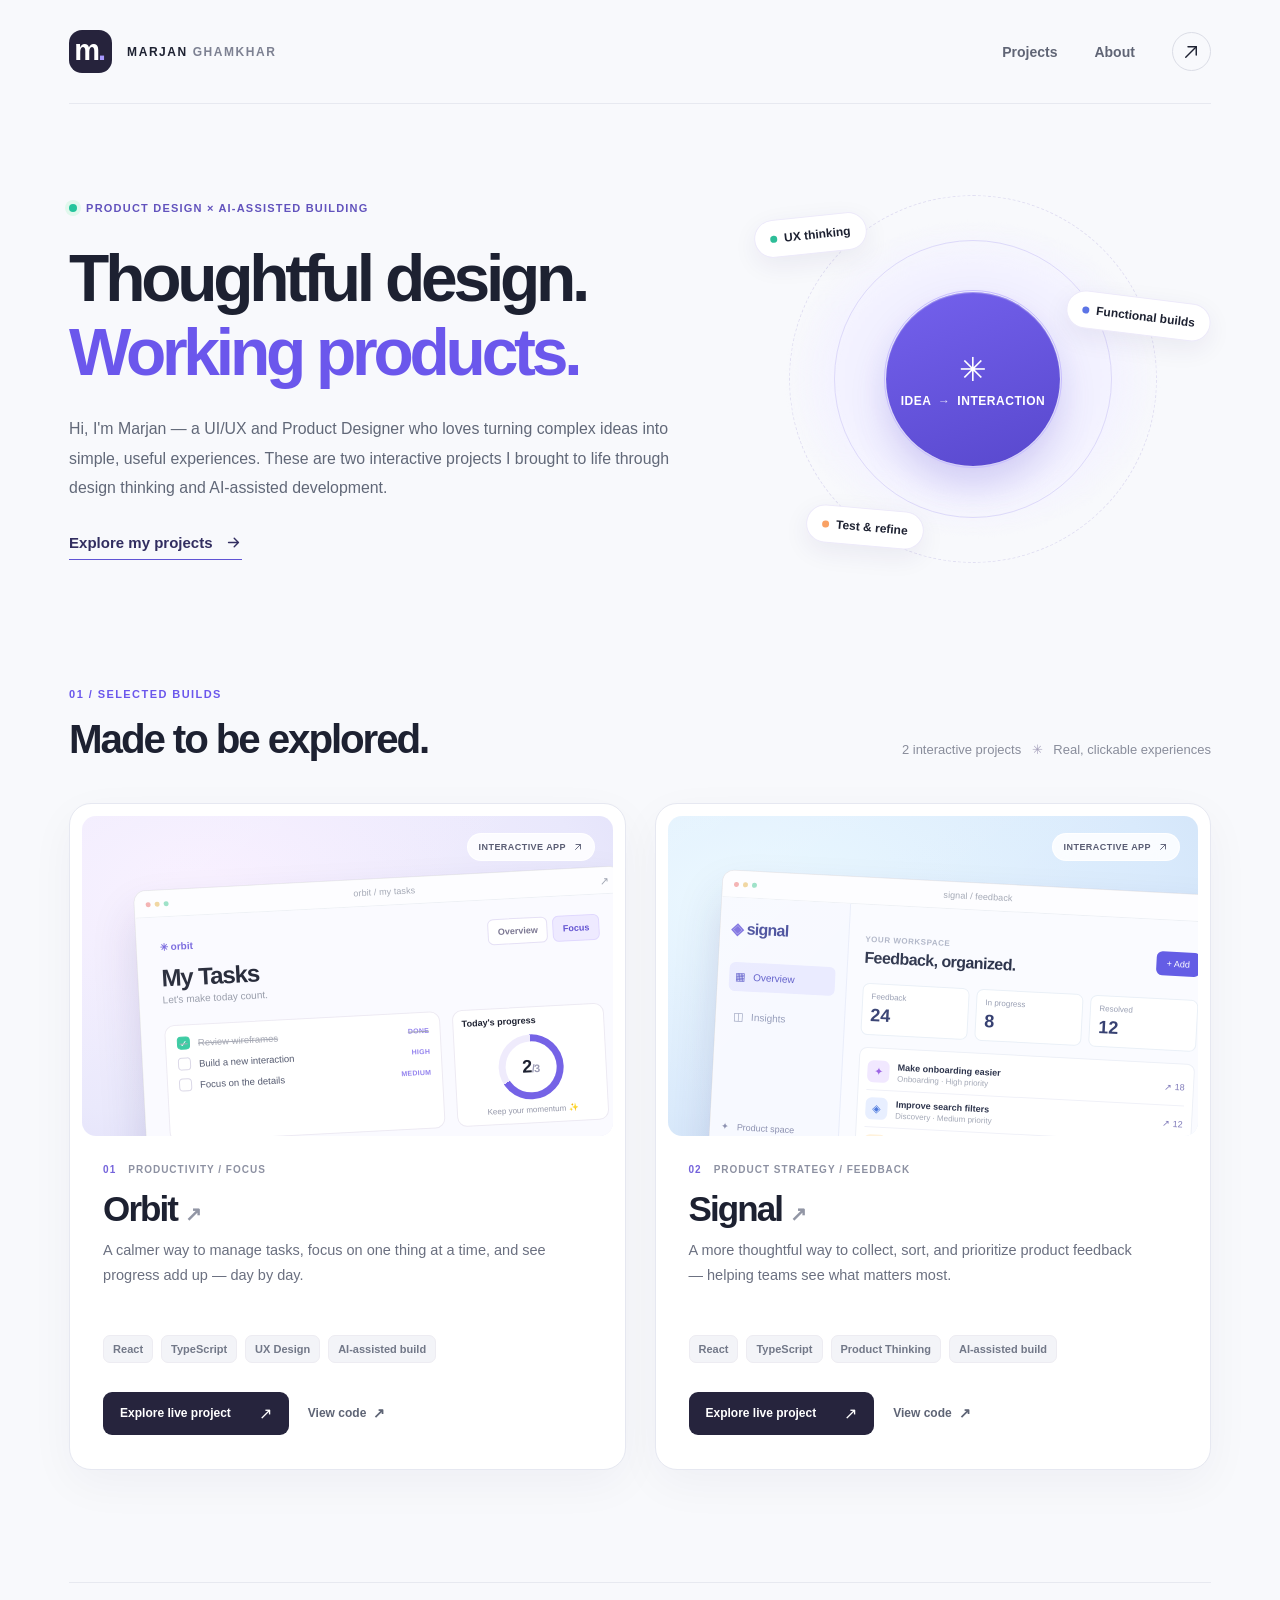
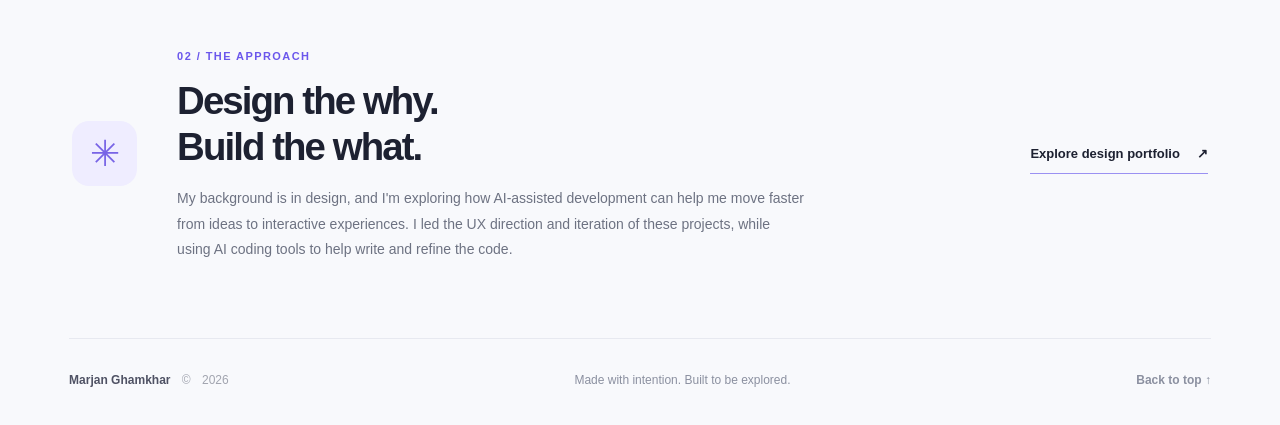
<file: index.html>
<!doctype html>
<html lang="en">
<head>
  <meta charset="UTF-8" />
  <meta name="viewport" content="width=device-width, initial-scale=1.0" />
  <meta name="theme-color" content="#f8f9fc" />
  <meta name="description" content="Two interactive products by Marjan Ghamkhar: Orbit, a focus and productivity app, and Signal, a feedback prioritizer. Product design meets AI-assisted development." />
  <meta property="og:type" content="website" />
  <meta property="og:title" content="Marjan Ghamkhar — Selected Builds" />
  <meta property="og:description" content="Thoughtful design. Working products. Explore Orbit and Signal." />
  <title>Marjan Ghamkhar — Selected Builds</title>
  <link rel="icon" type="image/svg+xml" href="./favicon.svg" />
  <link rel="stylesheet" href="./styles.css" />
  <script src="./script.js" defer></script>
</head>
<body>
  <div class="site-shell">
    <a class="skip-link" href="#projects">Skip to projects</a>
    <header class="topbar" aria-label="Site navigation">
      <a href="#top" class="brand" aria-label="Marjan Ghamkhar, go to top">
        <span class="brand__mark">m<span>.</span></span>
        <span class="brand__name">MARJAN <span>GHAMKHAR</span></span>
      </a>
      <nav class="topnav" aria-label="Main navigation">
        <a class="topnav__link" href="#projects">Projects</a>
        <a class="topnav__link" href="#about">About</a>
        <a class="topnav__github" href="https://github.com/marjanghamkhar" target="_blank" rel="noopener noreferrer" aria-label="View Marjan's GitHub profile (opens in a new tab)">
          <svg viewBox="0 0 24 24" fill="none" stroke="currentColor" stroke-width="1.9" stroke-linecap="round" stroke-linejoin="round" aria-hidden="true"><path d="M8 5H19V16"/><path d="M19 5L5 19"/></svg>
        </a>
      </nav>
    </header>

    <main id="top">
      <section class="hero" aria-labelledby="hero-heading">
        <div class="hero__copy">
          <div class="eyebrow"><span class="eyebrow__dot"></span> PRODUCT DESIGN × AI-ASSISTED BUILDING</div>
          <h1 id="hero-heading">Thoughtful design.<br/><span>Working products.</span></h1>
          <p class="hero__description">Hi, I'm Marjan — a UI/UX and Product Designer who loves turning complex ideas into simple, useful experiences. These are two interactive projects I brought to life through design thinking and AI-assisted development.</p>
          <a href="#projects" class="hero__link">Explore my projects <svg viewBox="0 0 24 24" fill="none" stroke="currentColor" stroke-width="2" stroke-linecap="round" stroke-linejoin="round" aria-hidden="true"><path d="M5 12h14M13 6l6 6-6 6"/></svg></a>
        </div>
        <div class="hero-art" aria-hidden="true">
          <div class="hero-art__orb hero-art__orb--one"></div>
          <div class="hero-art__orb hero-art__orb--two"></div>
          <div class="hero-art__orb hero-art__orb--three"></div>
          <div class="hero-art__center"><span class="hero-art__center-icon">✳</span><span>IDEA <i>→</i> INTERACTION</span></div>
          <div class="hero-art__pill hero-art__pill--ux"><span class="hero-art__pill-dot"></span> UX thinking</div>
          <div class="hero-art__pill hero-art__pill--build"><span class="hero-art__pill-dot"></span> Functional builds</div>
          <div class="hero-art__pill hero-art__pill--iterate"><span class="hero-art__pill-dot"></span> Test & refine</div>
        </div>
      </section>

      <section class="projects" id="projects" aria-labelledby="projects-heading">
        <div class="section-head">
          <div>
            <span class="section-kicker">01 / SELECTED BUILDS</span>
            <h2 id="projects-heading">Made to be explored.</h2>
          </div>
          <p>2 interactive projects <span class="section-head__spark">✳</span> Real, clickable experiences</p>
        </div>

        <div class="project-grid">
          <article class="project project--orbit" aria-labelledby="orbit-title">
            <a class="project__visual" href="https://marjanghamkhar.github.io/orbit-focus-space/" target="_blank" rel="noopener noreferrer" aria-label="Open Orbit live application in a new tab">
              <span class="project__visual-tag">INTERACTIVE APP <svg viewBox="0 0 24 24" fill="none" stroke="currentColor" stroke-width="1.8" stroke-linecap="round" stroke-linejoin="round" aria-hidden="true"><path d="M7 17L17 7M8 7h9v9"/></svg></span>
              <div class="preview preview--orbit" aria-hidden="true">
                <div class="preview__bar"><span class="preview__dots"><i></i><i></i><i></i></span><span class="preview__url">orbit / my tasks</span><span class="preview__bar-icon">↗</span></div>
                <div class="orbit-ui">
                  <div class="orbit-ui__header"><div><span class="orbit-ui__brand">✳ orbit</span><h3>My Tasks</h3><p>Let's make today count.</p></div><div class="orbit-ui__links"><span>Overview</span><span class="orbit-ui__links--selected">Focus</span></div></div>
                  <div class="orbit-ui__body"><div class="orbit-ui__tasks"><div class="orbit-ui__task orbit-ui__task--done"><span class="orbit-ui__check">✓</span><span>Review wireframes</span><b>DONE</b></div><div class="orbit-ui__task"><span class="orbit-ui__check"></span><span>Build a new interaction</span><b>HIGH</b></div><div class="orbit-ui__task"><span class="orbit-ui__check"></span><span>Focus on the details</span><b>MEDIUM</b></div></div><div class="orbit-ui__focus"><span>Today's progress</span><div class="orbit-ui__ring"><strong>2<span>/3</span></strong></div><small>Keep your momentum ✨</small></div></div>
                </div>
              </div>
            </a>
            <div class="project__info">
              <div class="project__overline"><span>01</span><span>PRODUCTIVITY / FOCUS</span></div>
              <h3 id="orbit-title">Orbit <span>↗</span></h3>
              <p>A calmer way to manage tasks, focus on one thing at a time, and see progress add up — day by day.</p>
              <div class="project__tags"><span>React</span><span>TypeScript</span><span>UX Design</span><span>AI-assisted build</span></div>
              <div class="project__actions"><a href="https://marjanghamkhar.github.io/orbit-focus-space/" target="_blank" rel="noopener noreferrer" class="button button--dark">Explore live project <span>↗</span></a><a href="https://github.com/marjanghamkhar/orbit-focus-space" target="_blank" rel="noopener noreferrer" class="button button--text">View code <span>↗</span></a></div>
            </div>
          </article>

          <article class="project project--signal" aria-labelledby="signal-title">
            <a class="project__visual" href="https://marjanghamkhar.github.io/signal-feedback-prioritizer/" target="_blank" rel="noopener noreferrer" aria-label="Open Signal live application in a new tab">
              <span class="project__visual-tag">INTERACTIVE APP <svg viewBox="0 0 24 24" fill="none" stroke="currentColor" stroke-width="1.8" stroke-linecap="round" stroke-linejoin="round" aria-hidden="true"><path d="M7 17L17 7M8 7h9v9"/></svg></span>
              <div class="preview preview--signal" aria-hidden="true">
                <div class="preview__bar"><span class="preview__dots"><i></i><i></i><i></i></span><span class="preview__url">signal / feedback</span><span class="preview__bar-icon">↗</span></div>
                <div class="signal-ui"><div class="signal-ui__sidebar"><div class="signal-ui__brand"><span>◈</span> signal</div><span class="signal-ui__nav signal-ui__nav--active">▦ <i>Overview</i></span><span class="signal-ui__nav">◫ <i>Insights</i></span><div class="signal-ui__sidebar-bottom">✦ &nbsp; Product space</div></div><div class="signal-ui__content"><div class="signal-ui__heading"><div><small>YOUR WORKSPACE</small><h3>Feedback, organized.</h3></div><span class="signal-ui__add">+ Add</span></div><div class="signal-ui__metrics"><div><span>Feedback</span><strong>24</strong></div><div><span>In progress</span><strong>8</strong></div><div><span>Resolved</span><strong>12</strong></div></div><div class="signal-ui__feedback"><div><span class="signal-ui__avatar">✦</span><div><strong>Make onboarding easier</strong><small>Onboarding · High priority</small></div><em>↗ 18</em></div><div><span class="signal-ui__avatar signal-ui__avatar--blue">◈</span><div><strong>Improve search filters</strong><small>Discovery · Medium priority</small></div><em>↗ 12</em></div><div><span class="signal-ui__avatar signal-ui__avatar--yellow">✳</span><div><strong>More account options</strong><small>Profile · Low priority</small></div><em>↗ 7</em></div></div></div></div>
              </div>
            </a>
            <div class="project__info">
              <div class="project__overline"><span>02</span><span>PRODUCT STRATEGY / FEEDBACK</span></div>
              <h3 id="signal-title">Signal <span>↗</span></h3>
              <p>A more thoughtful way to collect, sort, and prioritize product feedback — helping teams see what matters most.</p>
              <div class="project__tags"><span>React</span><span>TypeScript</span><span>Product Thinking</span><span>AI-assisted build</span></div>
              <div class="project__actions"><a href="https://marjanghamkhar.github.io/signal-feedback-prioritizer/" target="_blank" rel="noopener noreferrer" class="button button--dark">Explore live project <span>↗</span></a><a href="https://github.com/marjanghamkhar/signal-feedback-prioritizer" target="_blank" rel="noopener noreferrer" class="button button--text">View code <span>↗</span></a></div>
            </div>
          </article>
        </div>
      </section>

      <section class="about" id="about" aria-labelledby="about-heading">
        <div class="about__symbol" aria-hidden="true">✳</div>
        <div><span class="section-kicker">02 / THE APPROACH</span><h2 id="about-heading">Design the why.<br/>Build the what.</h2><p>My background is in design, and I'm exploring how AI-assisted development can help me move faster from ideas to interactive experiences. I led the UX direction and iteration of these projects, while using AI coding tools to help write and refine the code.</p></div>
        <a class="about__link" href="/portfolio/">Explore design portfolio <span>↗</span></a>
      </section>
    </main>

    <footer class="footer"><div class="footer__name">Marjan Ghamkhar <span>© <span id="year">2026</span></span></div><span>Made with intention. Built to be explored.</span><a href="#top">Back to top ↑</a></footer>
  </div>
</body>
</html>
</file>
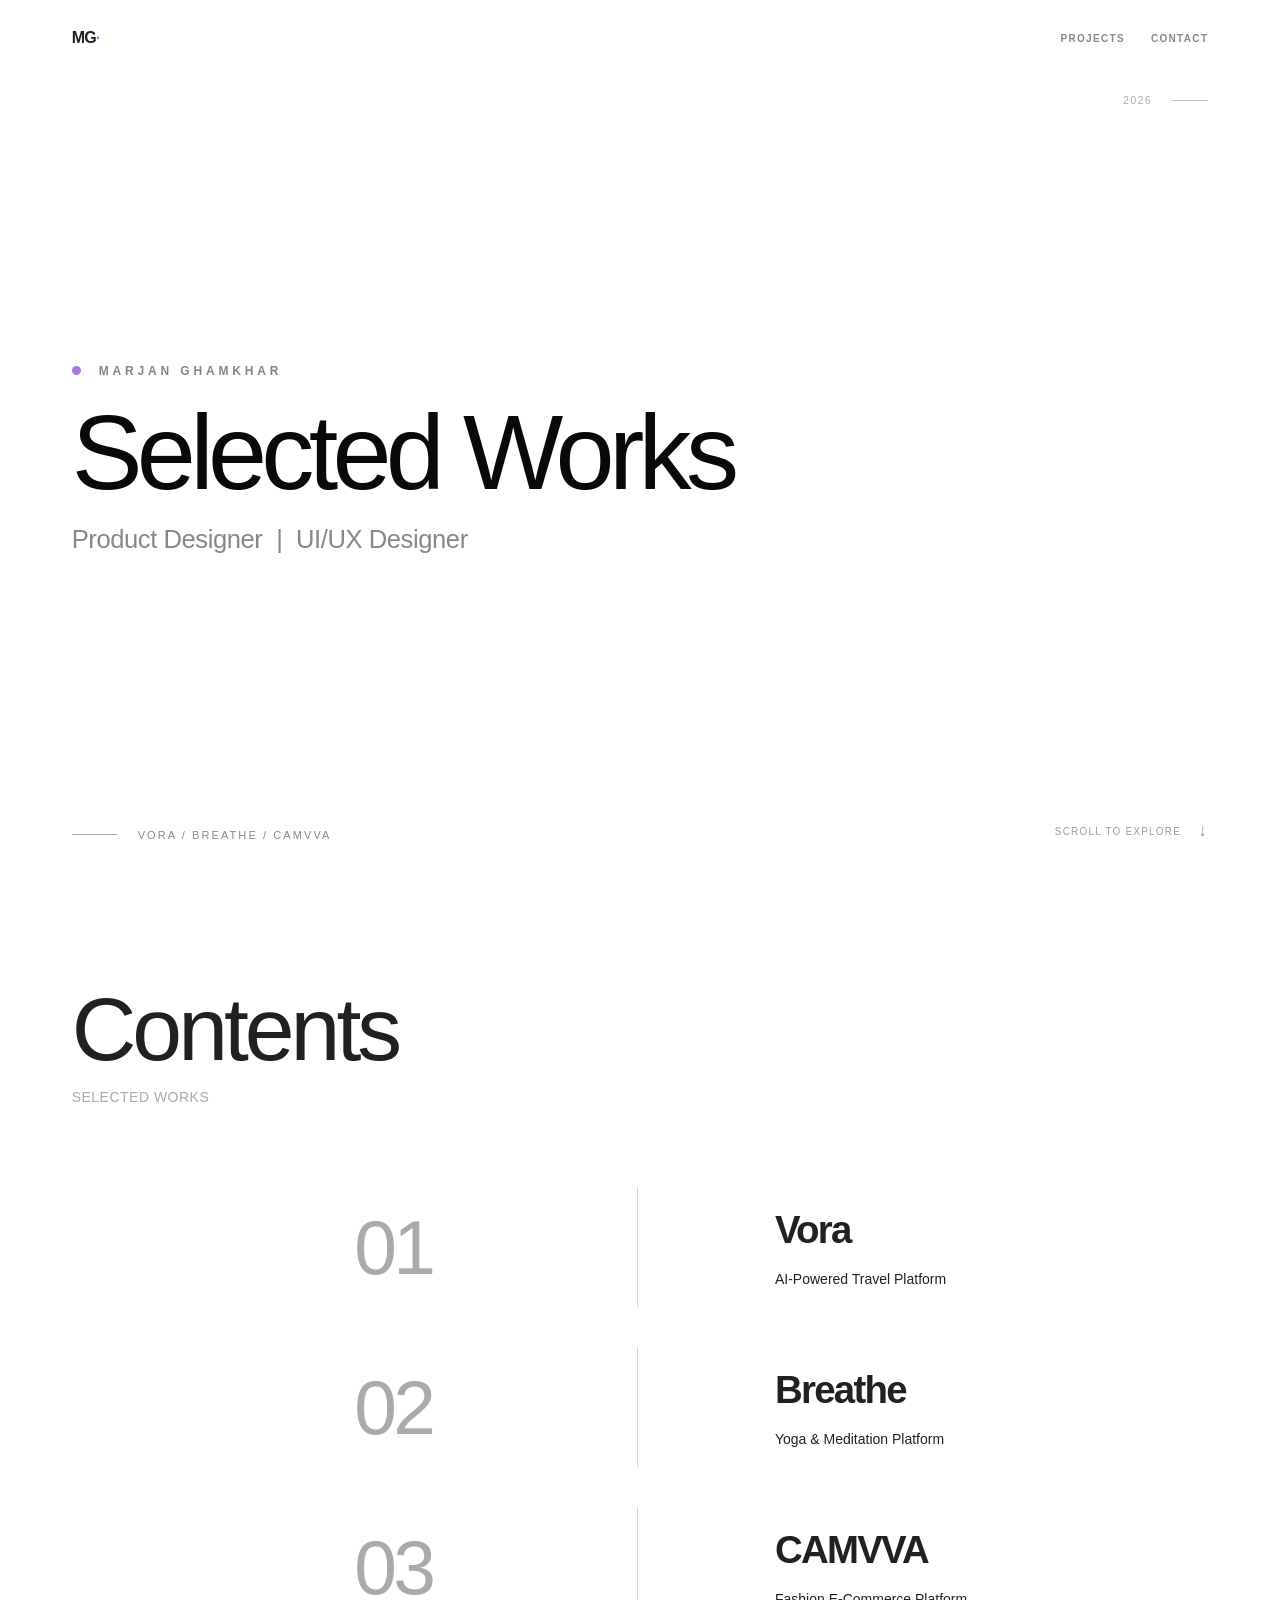
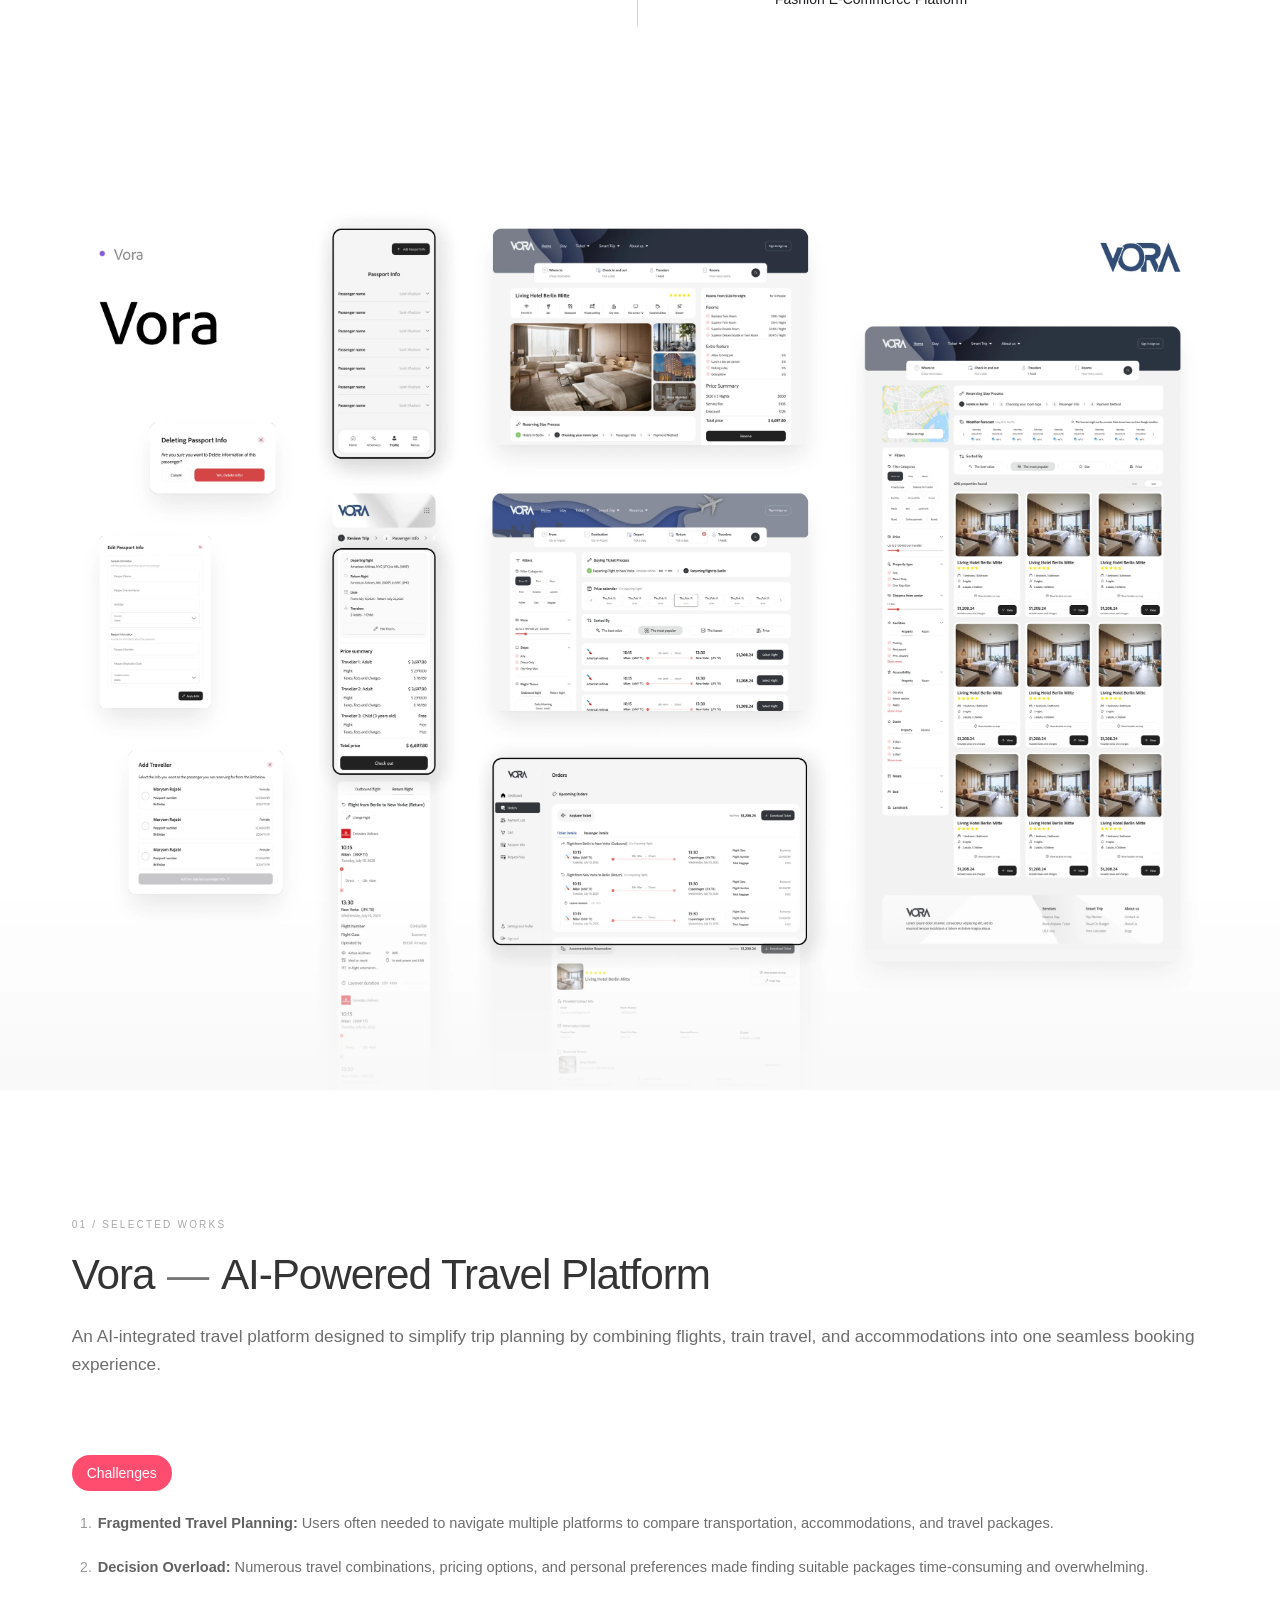
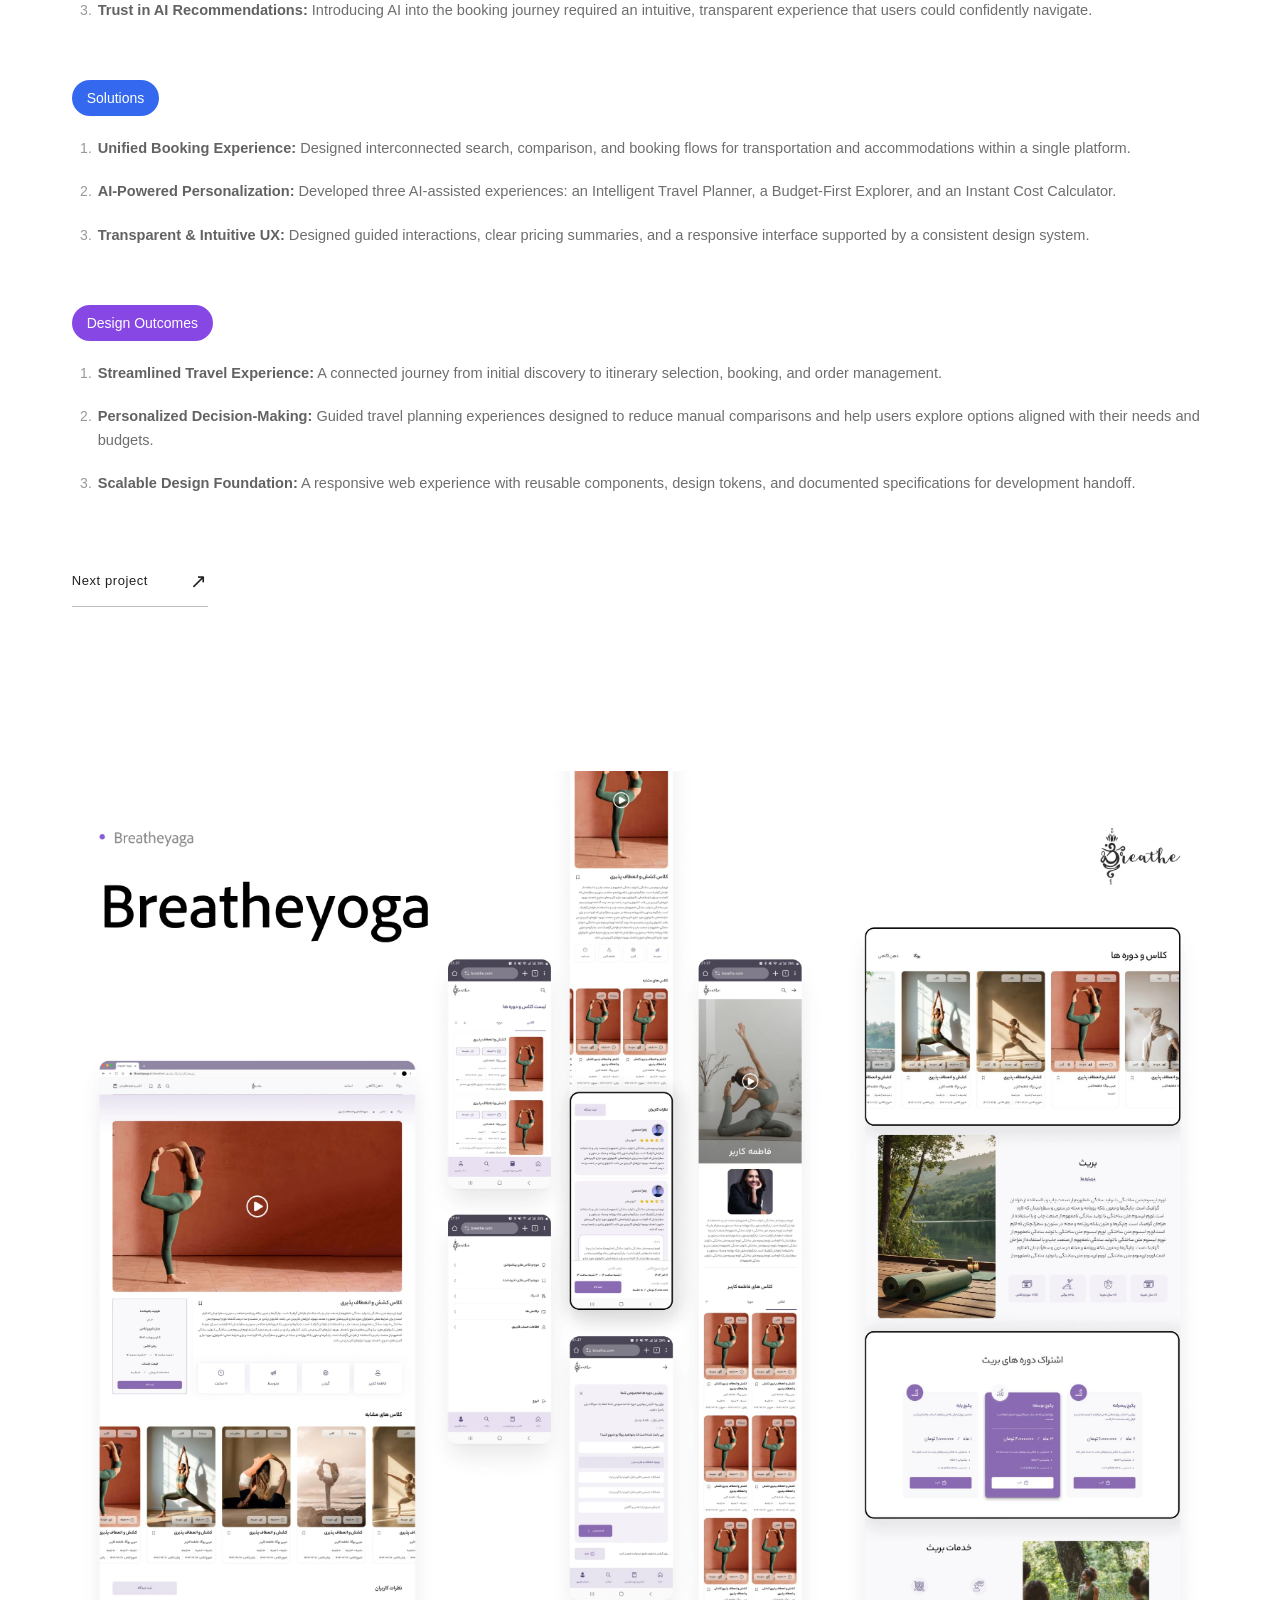
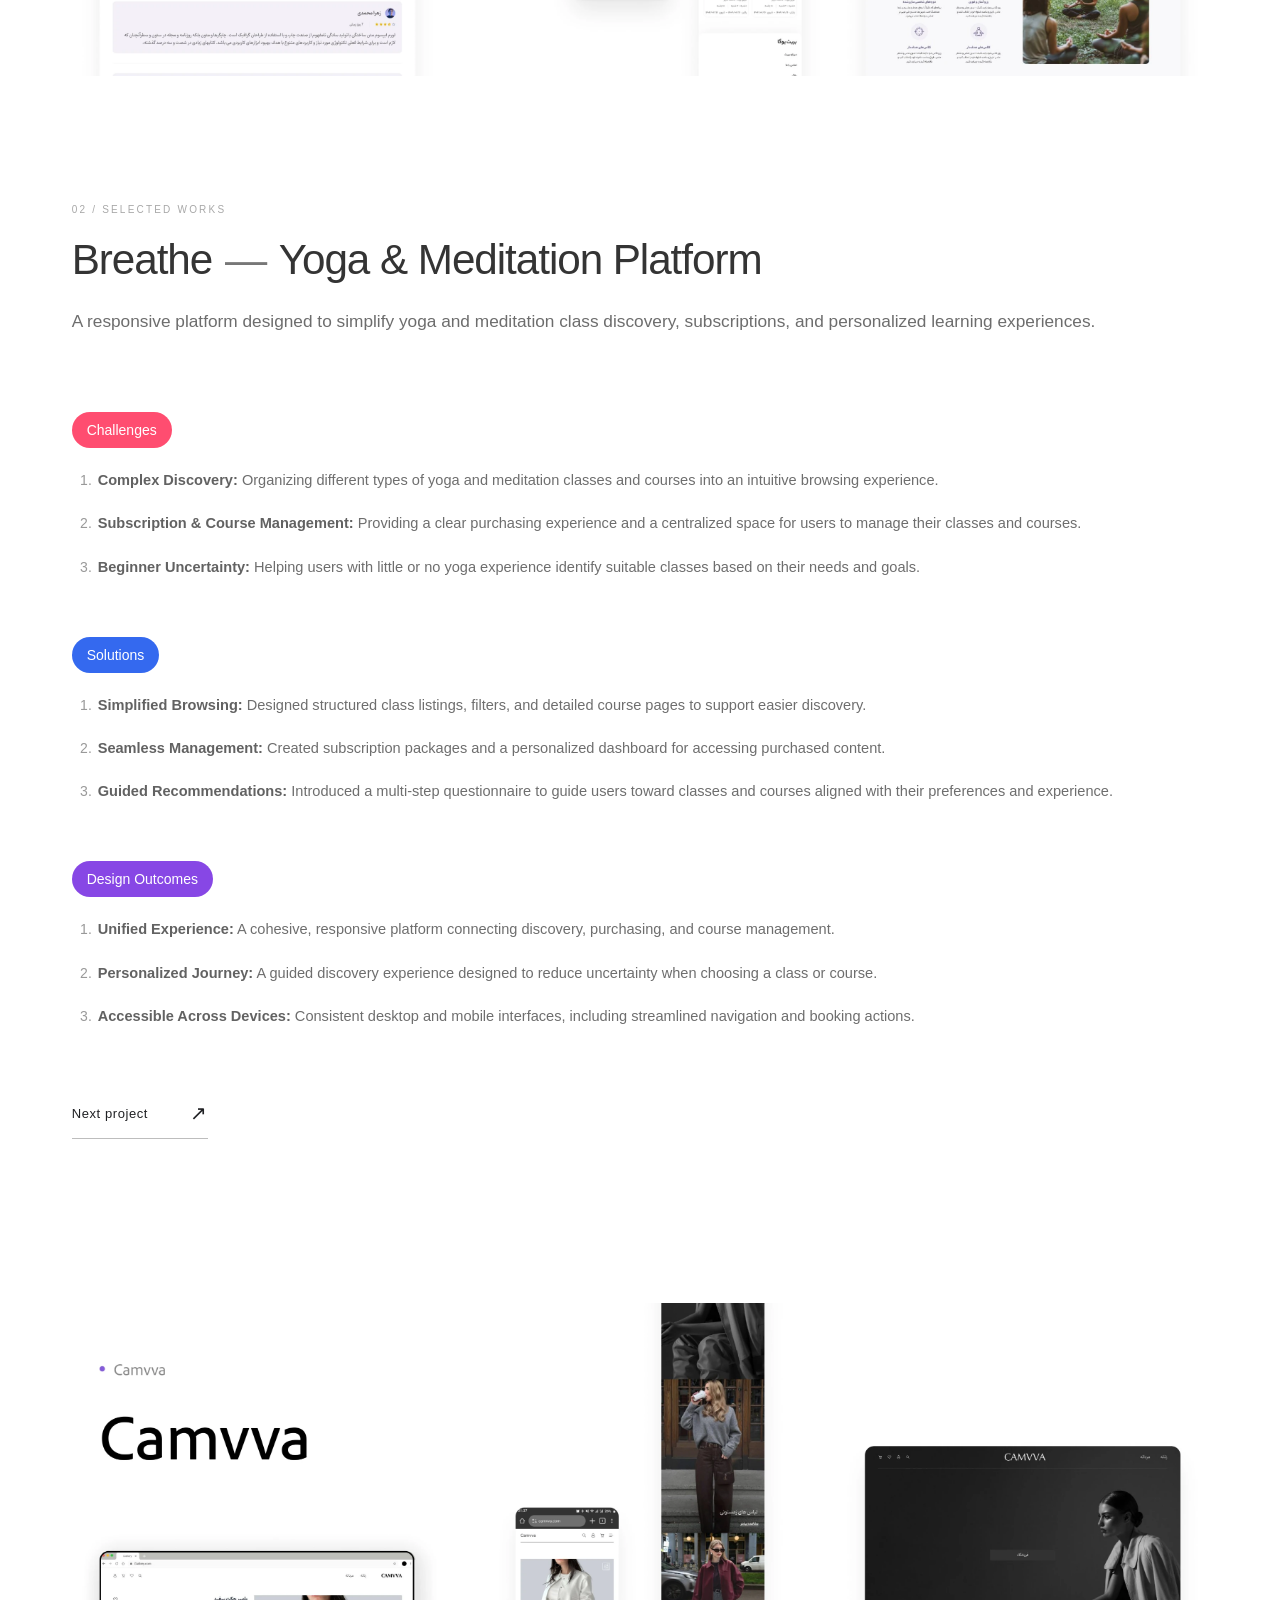
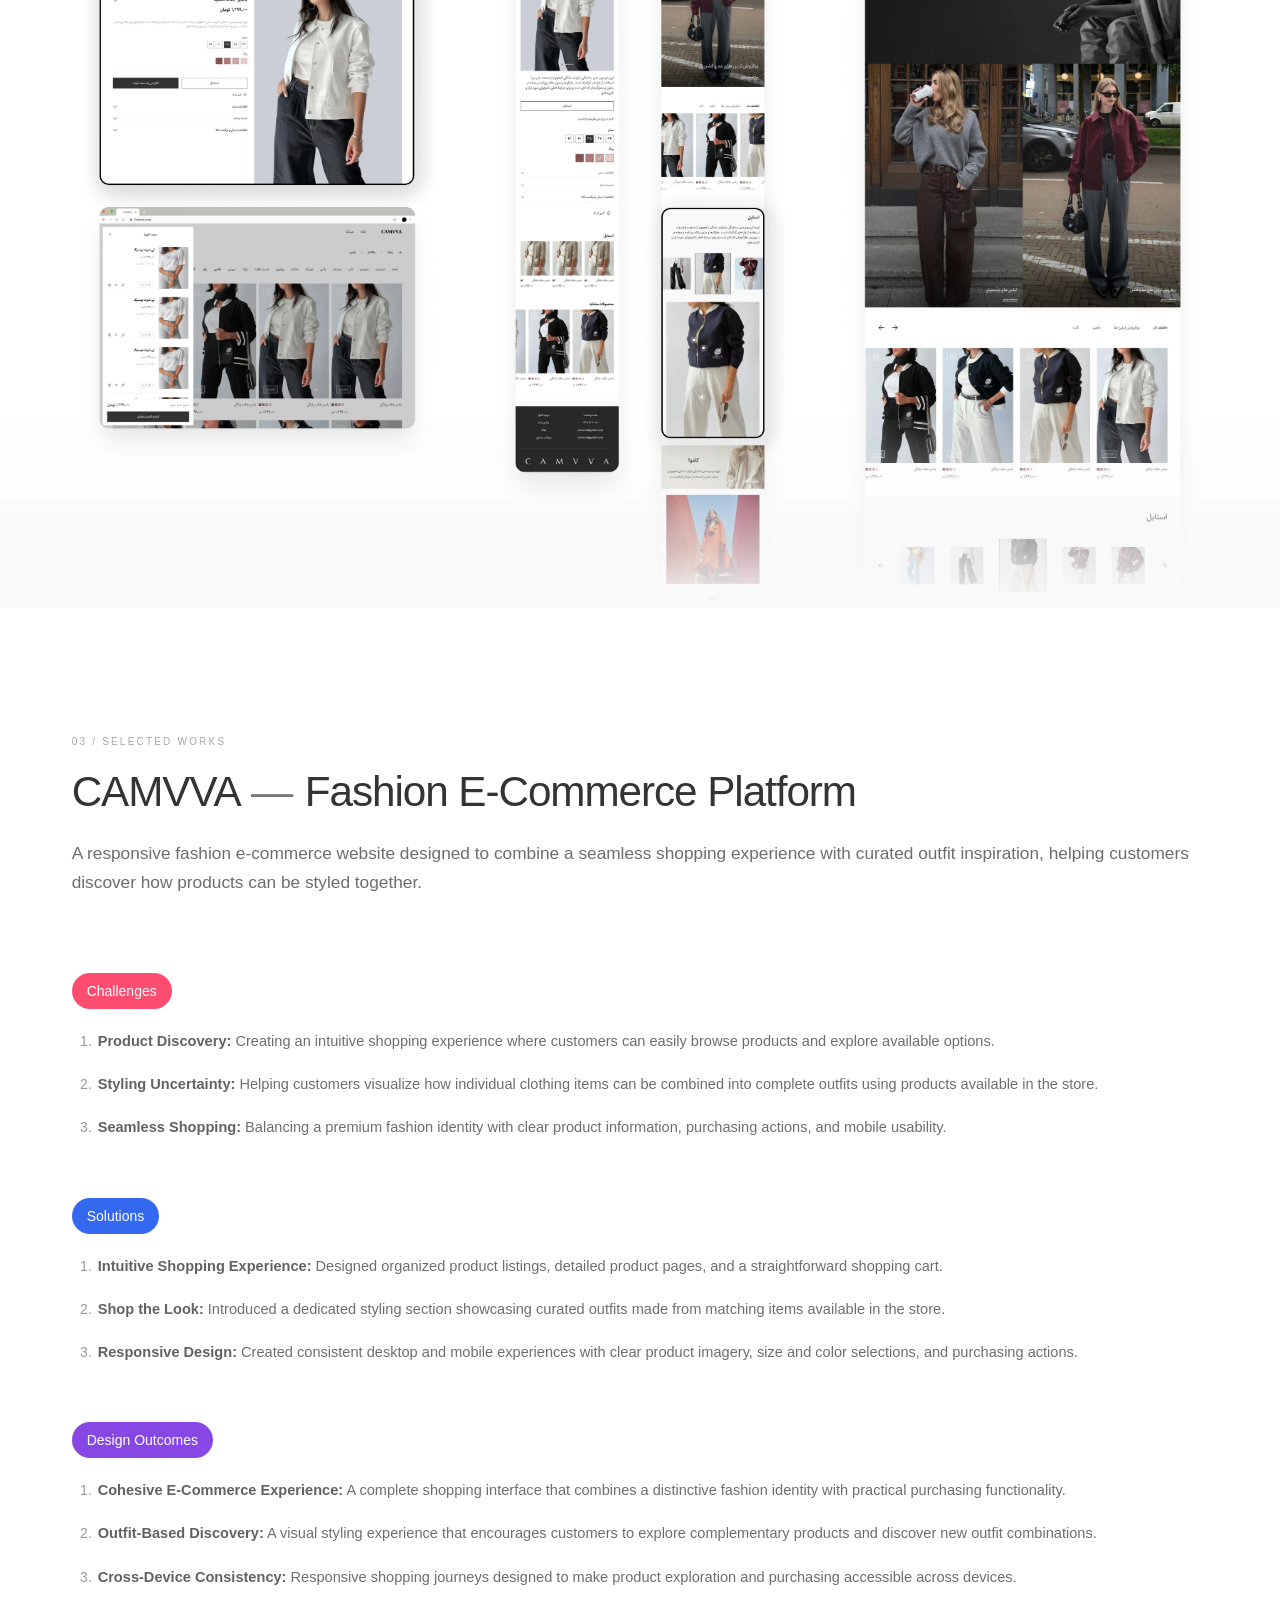
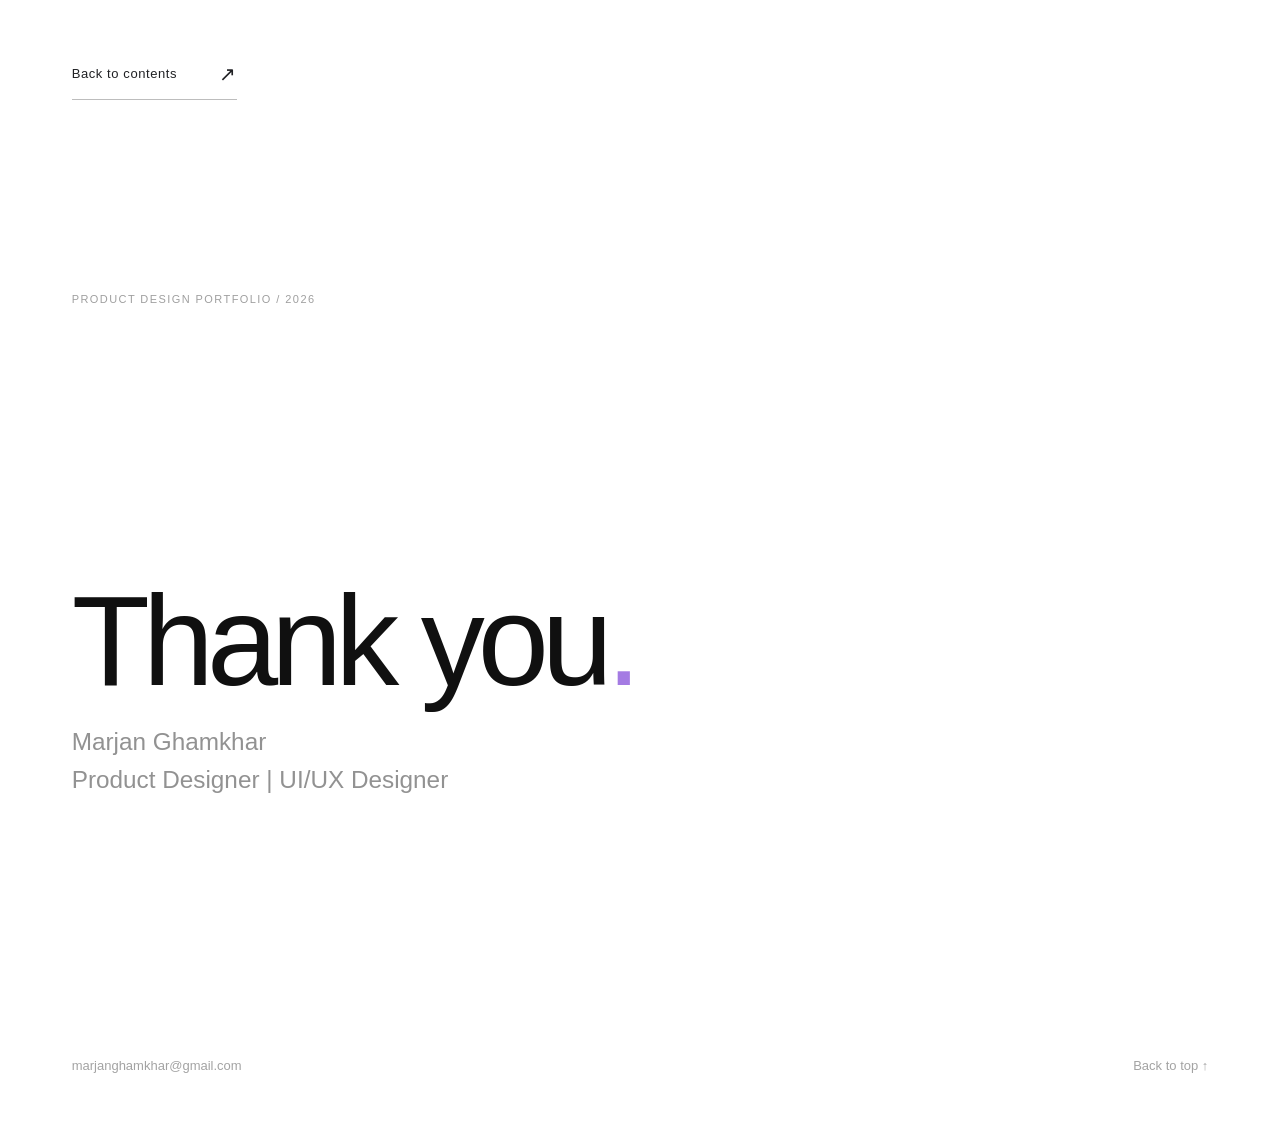
<file: portfolio/index.html>
<!doctype html>
<html lang="en">
<head>
  <meta charset="UTF-8">
  <meta name="viewport" content="width=device-width, initial-scale=1.0">
  <meta name="theme-color" content="#ffffff">
  <meta name="description" content="Selected Works — product design portfolio by Marjan Ghamkhar. Vora, Breathe, and CAMVVA.">
  <title>Selected Works — Marjan Ghamkhar</title>
  <link rel="stylesheet" href="styles.css">
  <script defer src="script.js"></script>
</head>
<body>
  <a class="skip-link" href="#contents">Skip to projects</a>
  <div class="reading-progress" aria-hidden="true"></div>
  <header class="site-nav" aria-label="Portfolio navigation">
    <a class="site-nav__mark" href="#top" aria-label="Back to top">MG<span>·</span></a>
    <nav aria-label="Page sections">
      <a href="#contents">Projects</a>
      <a href="#contact">Contact</a>
    </nav>
  </header>
  <main id="top">
    <section class="cover" aria-labelledby="main-title">
      <div class="cover__edition">2026 <span></span></div>
      <div class="cover__main" data-reveal>
        <p class="cover__eyebrow"><span class="accent-dot" aria-hidden="true"></span> MARJAN GHAMKHAR</p>
        <h1 id="main-title">Selected Works</h1>
        <p class="cover__role">Product Designer <span aria-hidden="true">|</span> UI/UX Designer</p>
      </div>
      <div class="cover__bottom"><span class="cover__dash"></span> VORA / BREATHE / CAMVVA</div>
      <a href="#contents" class="cover__scroll" aria-label="Scroll to contents">Scroll to explore <span aria-hidden="true">↓</span></a>
    </section>

    <section id="contents" class="contents" aria-labelledby="contents-title">
      <div class="contents__inner">
        <header class="contents__head" data-reveal>
          <h2 id="contents-title">Contents</h2>
          <p>SELECTED WORKS</p>
        </header>
        <div class="contents__list">
<a href="#vora" class="contents-item" data-reveal>
      <span class="contents-item__number">01</span>
      <span class="contents-item__line" aria-hidden="true"></span>
      <span class="contents-item__name">Vora<small>AI-Powered Travel Platform</small></span>
      <span class="contents-item__arrow" aria-hidden="true">↗</span>
    </a>
<a href="#breathe" class="contents-item" data-reveal>
      <span class="contents-item__number">02</span>
      <span class="contents-item__line" aria-hidden="true"></span>
      <span class="contents-item__name">Breathe<small>Yoga &amp; Meditation Platform</small></span>
      <span class="contents-item__arrow" aria-hidden="true">↗</span>
    </a>
<a href="#camvva" class="contents-item" data-reveal>
      <span class="contents-item__number">03</span>
      <span class="contents-item__line" aria-hidden="true"></span>
      <span class="contents-item__name">CAMVVA<small>Fashion E-Commerce Platform</small></span>
      <span class="contents-item__arrow" aria-hidden="true">↗</span>
    </a>
        </div>
      </div>
    </section>

    <section id="vora" class="visual-page" aria-label="Vora design showcase">
      <div class="visual-page__inner" data-reveal>
        <img src="assets/vora-original.webp" alt="Original Vora visual collage from the Selected Works PDF, showing the actual screens designed for this project." width="1440" height="1018" loading="lazy" decoding="async" />
      </div>
    </section>
    <section class="details-page" aria-labelledby="vora-title">
      <div class="details-page__inner">
        <header class="details-intro" data-reveal>
          <p class="project-number">01 / SELECTED WORKS</p>
          <h2 id="vora-title">Vora <span class="em-dash">—</span> <span class="details-intro__type">AI-Powered Travel Platform</span></h2>
          <p>An AI-integrated travel platform designed to simplify trip planning by combining flights, train travel, and accommodations into one seamless booking experience.</p>
        </header>
        <section class="detail-group" data-reveal>
            <h4 class="detail-tag detail-tag--challenges">Challenges</h4>
            <ol class="detail-list"><li><strong>Fragmented Travel Planning:</strong> Users often needed to navigate multiple platforms to compare transportation, accommodations, and travel packages.</li>
<li><strong>Decision Overload:</strong> Numerous travel combinations, pricing options, and personal preferences made finding suitable packages time-consuming and overwhelming.</li>
<li><strong>Trust in AI Recommendations:</strong> Introducing AI into the booking journey required an intuitive, transparent experience that users could confidently navigate.</li></ol>
        </section>
<section class="detail-group" data-reveal>
            <h4 class="detail-tag detail-tag--solutions">Solutions</h4>
            <ol class="detail-list"><li><strong>Unified Booking Experience:</strong> Designed interconnected search, comparison, and booking flows for transportation and accommodations within a single platform.</li>
<li><strong>AI-Powered Personalization:</strong> Developed three AI-assisted experiences: an Intelligent Travel Planner, a Budget-First Explorer, and an Instant Cost Calculator.</li>
<li><strong>Transparent &amp; Intuitive UX:</strong> Designed guided interactions, clear pricing summaries, and a responsive interface supported by a consistent design system.</li></ol>
        </section>
<section class="detail-group" data-reveal>
            <h4 class="detail-tag detail-tag--outcomes">Design Outcomes</h4>
            <ol class="detail-list"><li><strong>Streamlined Travel Experience:</strong> A connected journey from initial discovery to itinerary selection, booking, and order management.</li>
<li><strong>Personalized Decision-Making:</strong> Guided travel planning experiences designed to reduce manual comparisons and help users explore options aligned with their needs and budgets.</li>
<li><strong>Scalable Design Foundation:</strong> A responsive web experience with reusable components, design tokens, and documented specifications for development handoff.</li></ol>
        </section>
        <a class="next-work" href="#breathe">
          <span>Next project</span><span aria-hidden="true">↗</span>
        </a>
      </div>
    </section>


    <section id="breathe" class="visual-page" aria-label="Breathe design showcase">
      <div class="visual-page__inner" data-reveal>
        <img src="assets/breathe-original.webp" alt="Original Breathe visual collage from the Selected Works PDF, showing the actual screens designed for this project." width="1440" height="1018" loading="lazy" decoding="async" />
      </div>
    </section>
    <section class="details-page" aria-labelledby="breathe-title">
      <div class="details-page__inner">
        <header class="details-intro" data-reveal>
          <p class="project-number">02 / SELECTED WORKS</p>
          <h2 id="breathe-title">Breathe <span class="em-dash">—</span> <span class="details-intro__type">Yoga &amp; Meditation Platform</span></h2>
          <p>A responsive platform designed to simplify yoga and meditation class discovery, subscriptions, and personalized learning experiences.</p>
        </header>
        <section class="detail-group" data-reveal>
            <h4 class="detail-tag detail-tag--challenges">Challenges</h4>
            <ol class="detail-list"><li><strong>Complex Discovery:</strong> Organizing different types of yoga and meditation classes and courses into an intuitive browsing experience.</li>
<li><strong>Subscription &amp; Course Management:</strong> Providing a clear purchasing experience and a centralized space for users to manage their classes and courses.</li>
<li><strong>Beginner Uncertainty:</strong> Helping users with little or no yoga experience identify suitable classes based on their needs and goals.</li></ol>
        </section>
<section class="detail-group" data-reveal>
            <h4 class="detail-tag detail-tag--solutions">Solutions</h4>
            <ol class="detail-list"><li><strong>Simplified Browsing:</strong> Designed structured class listings, filters, and detailed course pages to support easier discovery.</li>
<li><strong>Seamless Management:</strong> Created subscription packages and a personalized dashboard for accessing purchased content.</li>
<li><strong>Guided Recommendations:</strong> Introduced a multi-step questionnaire to guide users toward classes and courses aligned with their preferences and experience.</li></ol>
        </section>
<section class="detail-group" data-reveal>
            <h4 class="detail-tag detail-tag--outcomes">Design Outcomes</h4>
            <ol class="detail-list"><li><strong>Unified Experience:</strong> A cohesive, responsive platform connecting discovery, purchasing, and course management.</li>
<li><strong>Personalized Journey:</strong> A guided discovery experience designed to reduce uncertainty when choosing a class or course.</li>
<li><strong>Accessible Across Devices:</strong> Consistent desktop and mobile interfaces, including streamlined navigation and booking actions.</li></ol>
        </section>
        <a class="next-work" href="#camvva">
          <span>Next project</span><span aria-hidden="true">↗</span>
        </a>
      </div>
    </section>


    <section id="camvva" class="visual-page" aria-label="CAMVVA design showcase">
      <div class="visual-page__inner" data-reveal>
        <img src="assets/camvva-original.webp" alt="Original CAMVVA visual collage from the Selected Works PDF, showing the actual screens designed for this project." width="1440" height="1018" loading="lazy" decoding="async" />
      </div>
    </section>
    <section class="details-page" aria-labelledby="camvva-title">
      <div class="details-page__inner">
        <header class="details-intro" data-reveal>
          <p class="project-number">03 / SELECTED WORKS</p>
          <h2 id="camvva-title">CAMVVA <span class="em-dash">—</span> <span class="details-intro__type">Fashion E-Commerce Platform</span></h2>
          <p>A responsive fashion e-commerce website designed to combine a seamless shopping experience with curated outfit inspiration, helping customers discover how products can be styled together.</p>
        </header>
        <section class="detail-group" data-reveal>
            <h4 class="detail-tag detail-tag--challenges">Challenges</h4>
            <ol class="detail-list"><li><strong>Product Discovery:</strong> Creating an intuitive shopping experience where customers can easily browse products and explore available options.</li>
<li><strong>Styling Uncertainty:</strong> Helping customers visualize how individual clothing items can be combined into complete outfits using products available in the store.</li>
<li><strong>Seamless Shopping:</strong> Balancing a premium fashion identity with clear product information, purchasing actions, and mobile usability.</li></ol>
        </section>
<section class="detail-group" data-reveal>
            <h4 class="detail-tag detail-tag--solutions">Solutions</h4>
            <ol class="detail-list"><li><strong>Intuitive Shopping Experience:</strong> Designed organized product listings, detailed product pages, and a straightforward shopping cart.</li>
<li><strong>Shop the Look:</strong> Introduced a dedicated styling section showcasing curated outfits made from matching items available in the store.</li>
<li><strong>Responsive Design:</strong> Created consistent desktop and mobile experiences with clear product imagery, size and color selections, and purchasing actions.</li></ol>
        </section>
<section class="detail-group" data-reveal>
            <h4 class="detail-tag detail-tag--outcomes">Design Outcomes</h4>
            <ol class="detail-list"><li><strong>Cohesive E-Commerce Experience:</strong> A complete shopping interface that combines a distinctive fashion identity with practical purchasing functionality.</li>
<li><strong>Outfit-Based Discovery:</strong> A visual styling experience that encourages customers to explore complementary products and discover new outfit combinations.</li>
<li><strong>Cross-Device Consistency:</strong> Responsive shopping journeys designed to make product exploration and purchasing accessible across devices.</li></ol>
        </section>
        <a class="next-work" href="#contents">
          <span>Back to contents</span><span aria-hidden="true">↗</span>
        </a>
      </div>
    </section>

    <footer id="contact" class="end-page" aria-labelledby="end-title">
      <div class="end-page__edition">PRODUCT DESIGN PORTFOLIO / 2026</div>
      <div class="end-page__main" data-reveal>
        <h2 id="end-title">Thank you<span>.</span></h2>
        <p>Marjan Ghamkhar<br>Product Designer | UI/UX Designer</p>
      </div>
      <div class="end-page__bottom">
        <a href="mailto:marjanghamkhar@gmail.com">marjanghamkhar@gmail.com</a>
        <a href="#top">Back to top ↑</a>
      </div>
    </footer>
  </main>
</body>
</html>
</file>
<file: styles.css>
:root { --bg:#f8f9fc; --white:#ffffff; --ink:#1d2131; --muted:#676d7e; --muted2:#8a8fa0; --line:#e7e9f0; --lav:#6b57ec; --lav-dim:#f0edff; --blue:#315cd6; --green:#16af86; --shadow:0 14px 46px rgba(28,34,60,.045); font-family:Inter, ui-sans-serif, -apple-system, BlinkMacSystemFont,"Segoe UI",Arial,sans-serif; color:var(--ink); background:var(--bg); scroll-behavior:smooth; }
* { box-sizing:border-box; }
body { margin:0; min-width:320px; }
a { color:inherit; }
button, a { -webkit-tap-highlight-color:transparent; }
a:focus-visible { outline:3px solid var(--lav); outline-offset:4px; border-radius:5px; }
svg { width:18px; height:18px; }
::selection { background:#e1dbff; color:#292256; }
.site-shell { max-width:1552px; padding:0 clamp(20px,5.4vw,86px); margin:0 auto; }
.skip-link { position:absolute; top:-80px; left:20px; z-index:100; padding:12px 16px; border-radius:9px; background:#292258; color:#fff; }
.skip-link:focus { top:10px; }
.topbar { height:104px; display:flex; justify-content:space-between; align-items:center; border-bottom:1px solid var(--line); }
.brand { text-decoration:none; display:flex; align-items:center; gap:15px; }
.brand__mark { display:flex; width:43px; height:43px; border-radius:13px; background:#26233c; align-items:center; justify-content:center; color:#fff; font-size:29px; font-weight:750; line-height:1; letter-spacing:-2px; padding:0 3px 3px 0; }
.brand__mark span { color:#a899ff; }
.brand__name { font-size:12px; font-weight:850; letter-spacing:.13em; white-space:nowrap; }
.brand__name span { color:#7d8192; font-weight:600; }
.topnav { display:flex; align-items:center; gap:37px; }
.topnav__link { text-decoration:none; font-size:14px; font-weight:600; color:#606575; transition:color .2s; }
.topnav__link:hover { color:var(--lav); }
.topnav__github { width:39px; height:39px; border:1px solid #dbdde6; display:grid; place-items:center; border-radius:50%; transition:background .2s,border-color .2s,transform .2s; }
.topnav__github:hover { background:var(--lav-dim); border-color:#d2cafa; transform:translate(2px,-2px); }
.hero { padding:94px 0 110px; display:grid; grid-template-columns:minmax(0,1.13fr) minmax(350px,.87fr); gap:48px; align-items:center; }
.hero__copy { max-width:670px; position:relative; z-index:1; }
.eyebrow { display:inline-flex; align-items:center; gap:9px; font-size:11px; font-weight:800; color:#6253bd; letter-spacing:.11em; }
.eyebrow__dot { width:8px; height:8px; border-radius:50%; background:#24c49c; box-shadow:0 0 0 4px #e1f8ed; }
.hero h1 { font-size:clamp(45px,5.15vw,76px); line-height:1.125; letter-spacing:-.064em; margin:25px 0 25px; font-weight:770; }
.hero h1 span { color:var(--lav); }
.hero__description { max-width:620px; font-size:clamp(15px,1.24vw,18px); line-height:1.85; color:#616878; margin:0 0 32px; }
.hero__link { display:inline-flex; align-items:center; gap:12px; padding-bottom:8px; border-bottom:1.5px solid #6054d4; font-size:15px; font-weight:750; color:#322e60; text-decoration:none; transition:gap .2s,color .2s; }
.hero__link svg { width:17px; height:17px; }
.hero__link:hover { gap:21px; color:var(--lav); }
.hero-art { height:354px; width:100%; position:relative; isolation:isolate; display:flex; align-items:center; justify-content:center; }
.hero-art::before { content:""; position:absolute; width:390px; height:330px; border-radius:50%; background:radial-gradient(ellipse at 50% 50%, #eeecff 1%,#f3f2ff 49%,transparent 68%); filter:blur(1px); z-index:-1; }
.hero-art__orb { position:absolute; border:1px solid #ddd9fa; border-radius:50%; }
.hero-art__orb--one { width:178px; height:178px; border:1.5px solid #c8bfff; }
.hero-art__orb--two { width:278px; height:278px; }
.hero-art__orb--three { width:368px; height:368px; border-style:dashed; border-color:#e1dff2; }
.hero-art__center { display:flex; flex-direction:column; justify-content:center; align-items:center; width:174px; height:174px; border-radius:50%; background:linear-gradient(160deg,#7461ed,#5848cd); box-shadow:0 18px 35px rgba(92,75,207,.22),inset 0 1px 1px rgba(255,255,255,.36); color:#fff; text-align:center; font-size:12px; font-weight:800; letter-spacing:.045em; gap:5px; }
.hero-art__center-icon { font-size:33px; line-height:1.2; font-weight:500; }
.hero-art__center i { font-style:normal; padding:0 3px; opacity:.8; }
.hero-art__pill { position:absolute; display:flex; align-items:center; gap:7px; white-space:nowrap; padding:11px 15px; font-size:12px; font-weight:700; background:#fff; border:1px solid #edeafa; border-radius:50px; box-shadow:0 8px 26px rgba(41,34,97,.07); }
.hero-art__pill-dot { width:7px; height:7px; border-radius:50%; background:#8f7afa; }
.hero-art__pill--ux { top:14px; left:4%; transform:rotate(-6deg); }
.hero-art__pill--ux .hero-art__pill-dot { background:#2dbd98; }
.hero-art__pill--build { right:0; top:95px; transform:rotate(7deg); }
.hero-art__pill--build .hero-art__pill-dot { background:#5c74e6; }
.hero-art__pill--iterate { bottom:10px; left:15%; transform:rotate(5deg); }
.hero-art__pill--iterate .hero-art__pill-dot { background:#f9a164; }
.projects { padding:14px 0 112px; scroll-margin-top:20px; }
.section-head { display:flex; align-items:flex-end; justify-content:space-between; gap:20px; margin-bottom:40px; }
.section-kicker { font-size:11px; letter-spacing:.13em; font-weight:800; color:var(--lav); }
.section-head h2 { margin:14px 0 0; font-size:clamp(31px,3.15vw,44px); letter-spacing:-.052em; line-height:1.16; }
.section-head > p { font-size:13px; color:#898d9b; margin:0 0 6px; }
.section-head__spark { display:inline-block; margin:0 7px; color:#a7a2bc; }
.project-grid { display:grid; grid-template-columns:repeat(2,minmax(0,1fr)); gap:29px; }
.project { border:1px solid #e6e8f1; background:#fff; border-radius:22px; padding:12px; min-width:0; box-shadow:var(--shadow); transition:transform .26s,box-shadow .26s; }
.project:hover { transform:translateY(-5px); box-shadow:0 23px 55px rgba(34,42,91,.09); }
.project__visual { height:320px; position:relative; display:block; border-radius:14px; overflow:hidden; text-decoration:none; }
.project--orbit .project__visual { background:radial-gradient(ellipse at 22% 23%,#f7efff 5%,#e9e8fc 65%,#dcdaf7); }
.project--signal .project__visual { background:radial-gradient(ellipse at 15% 25%,#e8f7ff,#d9eafc 64%,#cbdef4); }
.project__visual::after { content:""; position:absolute; inset:0; background:linear-gradient(135deg,rgba(255,255,255,.14),transparent 60%); pointer-events:none; }
.project__visual-tag { display:flex; align-items:center; gap:5px; position:absolute; z-index:3; right:17px; top:17px; background:rgba(255,255,255,.85); border:1px solid rgba(255,255,255,.9); border-radius:30px; padding:7px 11px; color:#595c73; font-size:9px; font-weight:850; letter-spacing:.05em; backdrop-filter:blur(10px); }
.project__visual-tag svg { width:12px; height:12px; }
.preview { position:absolute; left:11%; top:62px; width:92%; height:284px; border-radius:12px; background:#fff; overflow:hidden; border:1px solid rgba(49,47,83,.11); box-shadow:0 25px 44px rgba(52,48,113,.17); transform:rotate(-3deg); transition:transform .34s,box-shadow .34s; }
.project--signal .preview { transform:rotate(3deg); top:66px; left:9%; width:94%; }
.project__visual:hover .preview { transform:rotate(0) translateY(-7px); box-shadow:0 32px 55px rgba(52,48,113,.2); }
.preview__bar { height:27px; border-bottom:1px solid #edf0f5; display:flex; align-items:center; justify-content:space-between; padding:0 11px; background:#fdfdff; color:#a1a6b3; }
.preview__dots { display:flex; gap:4px; }
.preview__dots i { width:5px; height:5px; border-radius:50%; background:#d6d9e3; }
.preview__dots i:first-child { background:#f3acac; }
.preview__dots i:nth-child(2) { background:#efd399; }
.preview__dots i:nth-child(3) { background:#95dfc3; }
.preview__url { font-size:9px; letter-spacing:.01em; }
.preview__bar-icon { font-size:11px; }
.orbit-ui { padding:19px 23px; background:#fafaff; height:calc(100% - 27px); }
.orbit-ui__header { display:flex; justify-content:space-between; align-items:flex-start; gap:10px; }
.orbit-ui__brand { color:#7160dd; font-size:10px; font-weight:780; }
.orbit-ui__header h3 { margin:10px 0 2px; font-size:24px; letter-spacing:-.045em; font-weight:780; }
.orbit-ui__header p { font-size:10px; color:#9499a7; margin:0; }
.orbit-ui__links { display:flex; align-items:center; gap:5px; font-size:9px; font-weight:700; color:#7b7792; }
.orbit-ui__links span { padding:7px 9px; border-radius:6px; border:1px solid #e5e0f5; background:#fff; }
.orbit-ui__links .orbit-ui__links--selected { background:#eeeaff; border-color:#e0d8fe; color:#6353d2; }
.orbit-ui__body { display:grid; grid-template-columns:1.55fr .85fr; gap:12px; margin-top:20px; }
.orbit-ui__tasks { background:#fff; border:1px solid #edeaf3; border-radius:10px; padding:11px; display:flex; flex-direction:column; gap:8px; }
.orbit-ui__task { display:flex; gap:8px; align-items:center; font-size:9.5px; color:#50566c; white-space:nowrap; }
.orbit-ui__check { width:13px; height:13px; border:1px solid #d9d6e6; border-radius:4px; display:grid; place-items:center; font-size:9px; flex:none; }
.orbit-ui__task--done .orbit-ui__check { background:#34c99f; border-color:#34c99f; color:#fff; }
.orbit-ui__task--done { color:#a2a5b1; text-decoration:line-through; }
.orbit-ui__task b { font-size:7px; color:#9382ee; letter-spacing:.035em; margin-left:auto; text-decoration:none; }
.orbit-ui__focus { display:flex; align-items:center; flex-direction:column; justify-content:center; border:1px solid #edeaf3; border-radius:10px; background:#fff; padding:8px; }
.orbit-ui__focus > span { align-self:flex-start; font-size:9px; font-weight:700; }
.orbit-ui__ring { width:65px; height:65px; background:conic-gradient(#7563e6 240deg,#efebfc 0); border-radius:50%; display:grid; place-items:center; margin:9px 0 6px; }
.orbit-ui__ring strong { display:flex; align-items:baseline; justify-content:center; background:#fff; width:51px; height:51px; border-radius:50%; font-size:18px; line-height:51px; letter-spacing:-.04em; }
.orbit-ui__ring strong span { font-size:11px; color:#9b9bb4; }
.orbit-ui__focus small { font-size:8px; color:#9396a8; }
.signal-ui { display:flex; height:calc(100% - 27px); color:#2c334b; background:#fafbff; }
.signal-ui__sidebar { flex:0 0 26%; background:#f7f9ff; border-right:1px solid #e9edfa; padding:21px 11px; display:flex; flex-direction:column; gap:11px; }
.signal-ui__brand { font-weight:850; font-size:16px; color:#424899; letter-spacing:-.045em; margin-bottom:13px; white-space:nowrap; }
.signal-ui__brand span { color:#786bdf; }
.signal-ui__nav { font-size:11px; color:#9199b7; padding:8px 6px; display:flex; gap:8px; border-radius:6px; align-items:center; }
.signal-ui__nav i { font-size:10px; font-style:normal; }
.signal-ui__nav--active { background:#e9eaff; color:#5a58c8; }
.signal-ui__sidebar-bottom { margin-top:auto; font-size:9px; white-space:nowrap; color:#898eae; }
.signal-ui__content { flex:1; padding:23px 16px; min-width:0; }
.signal-ui__heading { display:flex; align-items:center; justify-content:space-between; gap:10px; }
.signal-ui__heading small { font-size:8px; font-weight:750; color:#afb5c7; letter-spacing:.065em; }
.signal-ui__heading h3 { font-size:16px; margin:3px 0 0; letter-spacing:-.035em; }
.signal-ui__add { background:#645de5; color:#fff; border-radius:6px; padding:7px 10px; font-size:9px; white-space:nowrap; }
.signal-ui__metrics { display:grid; grid-template-columns:repeat(3,1fr); gap:7px; margin-top:16px; }
.signal-ui__metrics div { background:#fff; border:1px solid #eaf0f7; border-radius:7px; padding:8px; display:flex; flex-direction:column; gap:4px; }
.signal-ui__metrics span { color:#999fb3; font-size:8px; }
.signal-ui__metrics strong { font-size:18px; color:#374172; }
.signal-ui__feedback { margin-top:12px; border:1px solid #edf0f7; border-radius:8px; background:#fff; padding:5px 8px; }
.signal-ui__feedback > div { display:flex; align-items:center; gap:8px; padding:7px 0; border-bottom:1px solid #f0f1f8; min-width:0; }
.signal-ui__feedback > div:last-child { border-bottom:0; }
.signal-ui__avatar { width:22px; height:22px; flex:none; display:grid; place-items:center; border-radius:6px; font-size:11px; color:#9c63e5; background:#f1e8ff; }
.signal-ui__avatar--blue { background:#e8efff; color:#4b78dd; }
.signal-ui__avatar--yellow { background:#fff2dc; color:#d6a04f; }
.signal-ui__feedback strong { display:block; white-space:nowrap; font-size:9px; }
.signal-ui__feedback small { display:block; color:#a3a8b6; white-space:nowrap; font-size:8px; margin-top:2px; }
.signal-ui__feedback em { margin-left:auto; font-size:9px; font-style:normal; color:#7e79b9; white-space:nowrap; }
.project__info { padding:28px 21px 22px; }
.project__overline { display:flex; gap:12px; color:#8d91a2; font-size:10px; font-weight:850; letter-spacing:.1em; }
.project__overline span:first-child { color:#7463db; }
.project__info h3 { font-size:35px; letter-spacing:-.055em; margin:15px 0 9px; line-height:1.1; }
.project__info h3 span { font-size:20px; display:inline-block; color:#9296a5; transition:transform .2s,color .2s; }
.project:hover .project__info h3 span { color:var(--lav); transform:translate(4px,-4px); }
.project__info > p { font-size:14.5px; color:#6b7080; max-width:450px; line-height:1.75; margin:0; min-height:77px; }
.project__tags { display:flex; flex-wrap:wrap; gap:8px; margin-top:20px; }
.project__tags span { font-size:11px; font-weight:650; color:#727888; background:#f3f4f8; border:1px solid #edecf2; padding:7px 9px; border-radius:7px; }
.project__actions { display:flex; align-items:center; gap:19px; flex-wrap:wrap; margin-top:29px; }
.button { display:inline-flex; align-items:center; justify-content:center; gap:28px; text-decoration:none; font-size:12px; font-weight:800; border-radius:9px; min-height:43px; transition:transform .2s,background .2s; }
.button--dark { padding:11px 17px; background:#26243d; color:#fff; }
.button--dark:hover { background:var(--lav); transform:translateY(-2px); }
.button--dark span { font-size:16px; font-weight:500; }
.button--text { color:#5e6475; gap:7px; }
.button--text:hover { color:var(--lav); }
.button--text span { font-size:14px; }
.about { display:grid; grid-template-columns:80px minmax(0,1fr) 190px; gap:25px; align-items:center; padding:63px 3px 76px; border-top:1px solid var(--line); border-bottom:1px solid var(--line); scroll-margin-top:45px; }
.about__symbol { width:65px; height:65px; background:#efedff; color:#7864e6; border-radius:17px; display:flex; align-items:center; justify-content:center; font-size:36px; }
.about h2 { font-size:clamp(27px,3vw,40px); line-height:1.22; letter-spacing:-.05em; margin:14px 0 15px; }
.about p { max-width:630px; font-size:14px; line-height:1.8; color:#6d7282; margin:0; }
.about__link { display:inline-flex; align-items:center; gap:17px; justify-self:end; align-self:center; padding:12px 0; text-decoration:none; border-bottom:1px solid #9b91f2; font-weight:750; font-size:13px; white-space:nowrap; }
.about__link:hover { color:var(--lav); }
.footer { display:flex; justify-content:space-between; align-items:center; gap:20px; padding:34px 0 38px; font-size:12px; color:#8b90a0; }
.footer__name { font-weight:730; color:#4f5264; }
.footer__name span { font-weight:450; color:#a1a4af; margin-left:8px; }
.footer a { text-decoration:none; font-weight:750; }
.footer a:hover { color:var(--lav); }
@media (max-width:1130px) { .hero { grid-template-columns:1fr .75fr; gap:25px; } .hero h1 { font-size:clamp(42px,5.4vw,60px); } .hero-art { transform:scale(.85); } .project__visual { height:286px; } .preview { top:59px; } .orbit-ui__links { display:none; } .about { grid-template-columns:70px minmax(0,1fr); } .about__link { grid-column:2; justify-self:start; } }
@media (max-width:860px) { .topbar { height:83px; } .hero { grid-template-columns:1fr; padding:70px 0 54px; gap:10px; } .hero__copy { max-width:710px; } .hero h1 { font-size:clamp(44px,8vw,66px); } .hero-art { height:240px; transform:scale(.7); margin-top:-12px; } .projects { padding:28px 0 80px; } .project-grid { gap:16px; } .project__visual { height:245px; } .preview { width:104%; left:8%; top:47px; } .signal-ui__sidebar { display:none; } .signal-ui__content { padding:16px; } .orbit-ui { padding:15px; } .orbit-ui__body { grid-template-columns:1fr; } .orbit-ui__focus { display:none; } .section-head > p { display:none; } .project__info { padding:25px 15px 18px; } .project__info > p { min-height:100px; } .project__actions { gap:14px; } .about { padding-top:50px; } }
@media (max-width:640px) { .site-shell { padding:0 18px; } .topbar { height:76px; } .brand { gap:9px; } .brand__mark { width:38px; height:38px; font-size:26px; border-radius:11px; } .brand__name { font-size:10px; letter-spacing:.09em; } .brand__name span { display:none; } .topnav { gap:15px; } .topnav__link { font-size:12px; } .topnav__github { width:34px; height:34px; } .topnav__github svg { width:16px; height:16px; } .hero { padding:65px 0 22px; } .hero h1 { font-size:clamp(41px,11vw,57px); margin:20px 0; } .hero__description { font-size:15px; line-height:1.7; } .hero-art { transform:scale(.68); height:205px; width:135%; margin-left:-17.5%; } .projects { padding:25px 0 72px; } .section-head { margin-bottom:24px; } .section-head h2 { font-size:35px; } .project-grid { grid-template-columns:1fr; gap:22px; } .project__visual { height:274px; } .preview { top:55px; left:11%; width:92%; } .orbit-ui__body { grid-template-columns:1.55fr .85fr; } .orbit-ui__focus { display:flex; } .signal-ui__sidebar { display:flex; } .project__info { padding:26px 16px 22px; } .project__info > p { min-height:auto; } .about { grid-template-columns:1fr; gap:15px; padding:43px 5px; } .about__symbol { width:54px; height:54px; font-size:29px; } .about__link { grid-column:auto; } .footer { flex-wrap:wrap; row-gap:14px; } .footer > span { order:3; width:100%; } }
@media (max-width:390px) { .brand__name { display:none; } .hero h1 { font-size:39px; } .hero-art { transform:scale(.6); } .project__visual { height:240px; } .signal-ui__sidebar { display:none; } .orbit-ui__body { grid-template-columns:1fr; } .orbit-ui__focus { display:none; } }
@media (prefers-reduced-motion:reduce) { :root { scroll-behavior:auto; } *,*::before,*::after { transition:none!important; animation:none!important; } }
</file>
<file: portfolio/styles.css>
:root {
  color-scheme: light;
  --ink:#202124;
  --muted:#969696;
  --soft:#f7f7f7;
  --purple:#a47be3;
  --accent-vora:#ff4d70;
  --accent-blue:#3469ef;
  --accent-purple:#8747e5;
  --main-pad:clamp(28px,5.6vw,110px);
  --panel-wide:1320px;
}
*{box-sizing:border-box}
html{scroll-behavior:smooth;scroll-padding-top:72px}
body{margin:0;min-width:320px;background:#fff;color:var(--ink);font-family:Arial,"Helvetica Neue",Helvetica,sans-serif;-webkit-font-smoothing:antialiased}
a{color:inherit}
button,a{-webkit-tap-highlight-color:transparent}
a:focus-visible{outline:3px solid var(--accent-purple);outline-offset:5px}
::selection{background:#e9dbff;color:var(--ink)}
.skip-link{position:absolute;top:-100px;left:16px;z-index:200;background:#fff;color:#222;padding:12px 16px;box-shadow:0 4px 18px #0002}
.skip-link:focus{top:16px}
.reading-progress{position:fixed;left:0;top:0;width:0;height:3px;background:var(--purple);z-index:100;pointer-events:none}
.site-nav{position:absolute;z-index:20;top:0;left:0;right:0;display:flex;align-items:center;justify-content:space-between;padding:29px var(--main-pad);font-size:12px;letter-spacing:.11em}
.site-nav__mark{text-decoration:none;font-size:16px;font-weight:700;letter-spacing:-.05em}
.site-nav__mark span{color:var(--purple)}
.site-nav nav{display:flex;gap:26px}
.site-nav nav a{text-transform:uppercase;text-decoration:none;font-size:10px;font-weight:600;color:#888;transition:color .2s}
.site-nav nav a:hover{color:var(--accent-purple)}
/* The opening slide follows the PDF's typography, placement, and generous negative space. */
.cover{height:min(960px,100svh);min-height:620px;position:relative;display:flex;flex-direction:column;justify-content:center;padding:8vh var(--main-pad) 6vh;overflow:hidden}
.cover__main{transform:translateY(6.5vh)}
.cover__edition{position:absolute;top:95px;right:var(--main-pad);font-size:10px;color:#aaa;letter-spacing:.17em;display:flex;align-items:center;gap:20px}
.cover__edition span{display:inline-block;width:36px;height:1px;background:#bdbdbd}
.cover__eyebrow{display:flex;align-items:center;gap:18px;font-size:12px;letter-spacing:.32em;font-weight:600;color:#858585;margin:0 0 22px}
.accent-dot{width:9px;height:9px;border-radius:100%;background:var(--purple);flex:none}
.cover h1{font-size:clamp(58px,8.3vw,135px);letter-spacing:-.054em;line-height:.99;font-weight:350;color:#090909;margin:0 0 20px;white-space:nowrap}
.cover__role{color:#888;font-size:clamp(18px,2vw,28px);font-weight:300;letter-spacing:-.017em;margin:0}
.cover__role span{padding:0 7px}
.cover__bottom{position:absolute;bottom:6.6%;left:var(--main-pad);display:flex;align-items:center;gap:21px;font-size:11px;letter-spacing:.19em;color:#898989;white-space:nowrap}
.cover__dash{width:45px;height:1px;background:#a6a6a6}
.cover__scroll{position:absolute;right:var(--main-pad);bottom:6.6%;text-decoration:none;color:#9c9c9c;font-size:10px;letter-spacing:.12em;text-transform:uppercase}
.cover__scroll span{display:inline-block;margin-left:13px;font-size:18px;vertical-align:-1px;transition:transform .2s}
.cover__scroll:hover span{transform:translateY(5px)}
/* PDF-style contents: big gray numbers, thin dividers, quiet oversized names. */
.contents{min-height:810px;display:flex;align-items:center;padding:85px var(--main-pad) 105px;background:#fff}
.contents__inner{width:min(100%,1180px);margin:0 auto}
.contents__head{margin-bottom:65px}
.contents__head h2{font-size:clamp(56px,7vw,97px);letter-spacing:-.045em;font-weight:300;line-height:1;margin:0 0 14px}
.contents__head p{font-size:14px;color:#aaa;letter-spacing:.035em;margin:0}
.contents__list{max-width:900px;margin-left:auto;display:flex;flex-direction:column;gap:5px}
.contents-item{display:grid;grid-template-columns:1fr 1px 1.6fr 44px;min-height:155px;align-items:center;text-decoration:none;position:relative;transition:background .25s ease,padding .25s ease}
.contents-item:hover{background:#faf9fd;padding:0 12px}
.contents-item__number{font-size:clamp(54px,6vw,82px);color:#aaa;letter-spacing:-.05em;font-weight:300;padding-left:14%}
.contents-item__line{height:120px;background:#d5d5d5}
.contents-item__name{font-size:clamp(28px,3vw,41px);font-weight:650;letter-spacing:-.045em;padding-left:26%}
.contents-item__name small{display:block;font-size:14px;font-weight:400;margin-top:19px;letter-spacing:0}
.contents-item__arrow{font-size:20px;opacity:0;color:var(--accent-purple);transform:translate(-8px,8px);transition:opacity .25s,transform .25s}
.contents-item:hover .contents-item__arrow,.contents-item:focus-visible .contents-item__arrow{opacity:1;transform:none}
/* Actual PDF collage artwork, never mockups or invented images. */
.visual-page{min-height:480px;padding:36px 0 26px;display:grid;place-items:center;overflow:hidden;background:white}
.visual-page__inner{width:min(100%, 1540px);margin:auto}
.visual-page img{display:block;width:100%;height:auto;object-fit:contain}
/* Preserve the PDF's full copy, three colored editorial sections. */
.details-page{padding:clamp(70px,8vw,150px) var(--main-pad) clamp(85px,10vw,160px);background:#fff}
.details-page__inner{max-width:1290px;margin:0 auto}
.details-intro{margin-bottom:clamp(56px,6vw,100px)}
.project-number{font-size:10px;letter-spacing:.22em;color:#a8a8a8;margin:0 0 20px}
.details-intro h2{font-size:clamp(29px,3.3vw,46px);line-height:1.18;letter-spacing:-.025em;font-weight:500;color:#343434;margin:0 0 22px}
.details-intro__type{font-weight:400}
.em-dash{color:#777;padding:0 2px}
.details-intro > p:last-child{font-size:clamp(15px,1.35vw,19px);max-width:1130px;line-height:1.65;color:#6d6d6d;margin:0}
.detail-group{margin:0 0 58px;max-width:1170px}
.detail-tag{display:inline-block;padding:10px 15px;margin:0 0 20px;font-size:14px;color:white;font-weight:400;border-radius:999px}
.detail-tag--challenges{background:var(--accent-vora)}
.detail-tag--solutions{background:var(--accent-blue)}
.detail-tag--outcomes{background:var(--accent-purple)}
.detail-list{margin:0;padding-left:24px;display:grid;gap:19px}
.detail-list li{font-size:clamp(14px,1.14vw,17px);color:#6e6e6e;line-height:1.66;padding-left:2px}
.detail-list li::marker{font-size:14px;color:#999}
.detail-list strong{color:#626262;font-weight:650}
.next-work{display:inline-flex;align-items:center;gap:42px;text-decoration:none;border-bottom:1px solid #bdbdbd;padding:7px 0 13px;font-size:13px;letter-spacing:.045em;margin-top:8px;transition:color .2s,border-color .2s}
.next-work:hover{color:var(--accent-purple);border-color:var(--accent-purple)}
.next-work span:last-child{font-size:20px}
/* Recreate the quiet concluding slide. */
.end-page{height:min(940px,100svh);min-height:600px;display:flex;flex-direction:column;justify-content:center;padding:80px var(--main-pad) 60px;position:relative}
.end-page__edition{position:absolute;top:65px;left:var(--main-pad);font-size:11px;letter-spacing:.13em;color:#9f9f9f}
.end-page__main{transform:translateY(-2vh)}
.end-page h2{font-size:clamp(66px,10vw,145px);font-weight:300;letter-spacing:-.055em;line-height:1;white-space:nowrap;color:#101010;margin:0 0 18px}
.end-page h2 span{color:var(--purple)}
.end-page__main p{font-size:clamp(17px,1.9vw,25px);color:#929292;line-height:1.55;margin:0}
.end-page__bottom{position:absolute;bottom:55px;left:var(--main-pad);right:var(--main-pad);display:flex;justify-content:space-between;gap:30px;align-items:flex-end}
.end-page__bottom a{font-size:13px;color:#a3a3a3;text-decoration:none;transition:color .2s}
.end-page__bottom a:hover{color:var(--accent-purple)}
/* Refined motion: only a light fade and upward reveal, unlike an over-animated template. */
.js-ready [data-reveal]{opacity:0;transform:translateY(28px);transition:opacity .75s cubic-bezier(.22,1,.36,1), transform .85s cubic-bezier(.22,1,.36,1)}
.js-ready [data-reveal].is-visible{opacity:1;transform:translateY(0)}
.js-ready .visual-page__inner[data-reveal]{transform:translateY(24px) scale(.985);transition:opacity .95s ease,transform 1.15s cubic-bezier(.22,1,.36,1)}
.js-ready .visual-page__inner[data-reveal].is-visible{transform:translateY(0) scale(1)}
@media(max-width:900px){
  .cover{min-height:620px;height:88svh}
  .cover h1{font-size:clamp(54px,9vw,88px)}
  .cover__main{transform:translateY(3vh)}
  .contents{min-height:680px}
  .contents__head{margin-bottom:36px}
  .contents-item{min-height:136px}
  .contents-item__line{height:90px}
  .contents-item__name{padding-left:12%}
  .details-page{padding-top:65px}
}
@media(max-width:640px){
  :root{--main-pad:24px}
  .site-nav{padding:19px var(--main-pad)}
  .cover{height:80svh;min-height:535px;justify-content:center}
  .cover__edition{top:75px;font-size:9px}
  .cover__main{transform:translateY(0)}
  .cover__eyebrow{gap:12px;font-size:9px;letter-spacing:.18em;margin-bottom:16px}
  .accent-dot{width:7px;height:7px}
  .cover h1{white-space:normal;max-width:10ch;font-size:clamp(59px,13vw,88px);line-height:1.03}
  .cover__role{font-size:17px;line-height:1.5}
  .cover__bottom{font-size:8px;gap:10px;letter-spacing:.14em;bottom:5%}
  .cover__dash{width:24px}
  .cover__scroll{display:none}
  .contents{min-height:600px;padding:85px var(--main-pad) 100px}
  .contents__head h2{font-size:61px}
  .contents__head p{font-size:12px}
  .contents__list{margin-left:0}
  .contents-item{grid-template-columns:62px 1px minmax(0,1fr) 18px;min-height:112px;gap:13px}
  .contents-item__number{font-size:37px;padding:0;color:#adadad}
  .contents-item__line{height:67px}
  .contents-item__name{font-size:25px;letter-spacing:-.03em;padding:0}
  .contents-item__name small{font-size:11px;margin-top:9px;line-height:1.4}
  .contents-item__arrow{opacity:.7;transform:none;font-size:15px}
  .visual-page{min-height:220px;padding:16px 0 0}
  .visual-page img{width:100%;height:auto}
  .details-page{padding:48px var(--main-pad) 80px}
  .details-intro{margin-bottom:47px}
  .details-intro h2{font-size:30px;line-height:1.27}
  .details-intro__type{display:inline}
  .details-intro > p:last-child{font-size:14px;line-height:1.73}
  .detail-group{margin-bottom:39px}
  .detail-tag{font-size:12px;padding:9px 13px;margin-bottom:15px}
  .detail-list{gap:16px;padding-left:20px}
  .detail-list li{font-size:13.5px;line-height:1.62}
  .end-page{height:78svh;min-height:530px}
  .end-page__edition{top:78px;font-size:9px}
  .end-page h2{font-size:clamp(69px,12vw,96px)}
  .end-page__main p{font-size:17px}
  .end-page__bottom{bottom:40px;align-items:flex-start;flex-direction:column;gap:15px}
  .end-page__bottom a{font-size:12px}
}
@media(prefers-reduced-motion:reduce){
  html{scroll-behavior:auto}
  .js-ready [data-reveal],.js-ready .visual-page__inner[data-reveal]{opacity:1;transform:none;transition:none}
  *{transition-duration:.01ms!important;animation-duration:.01ms!important}
}
</file>
